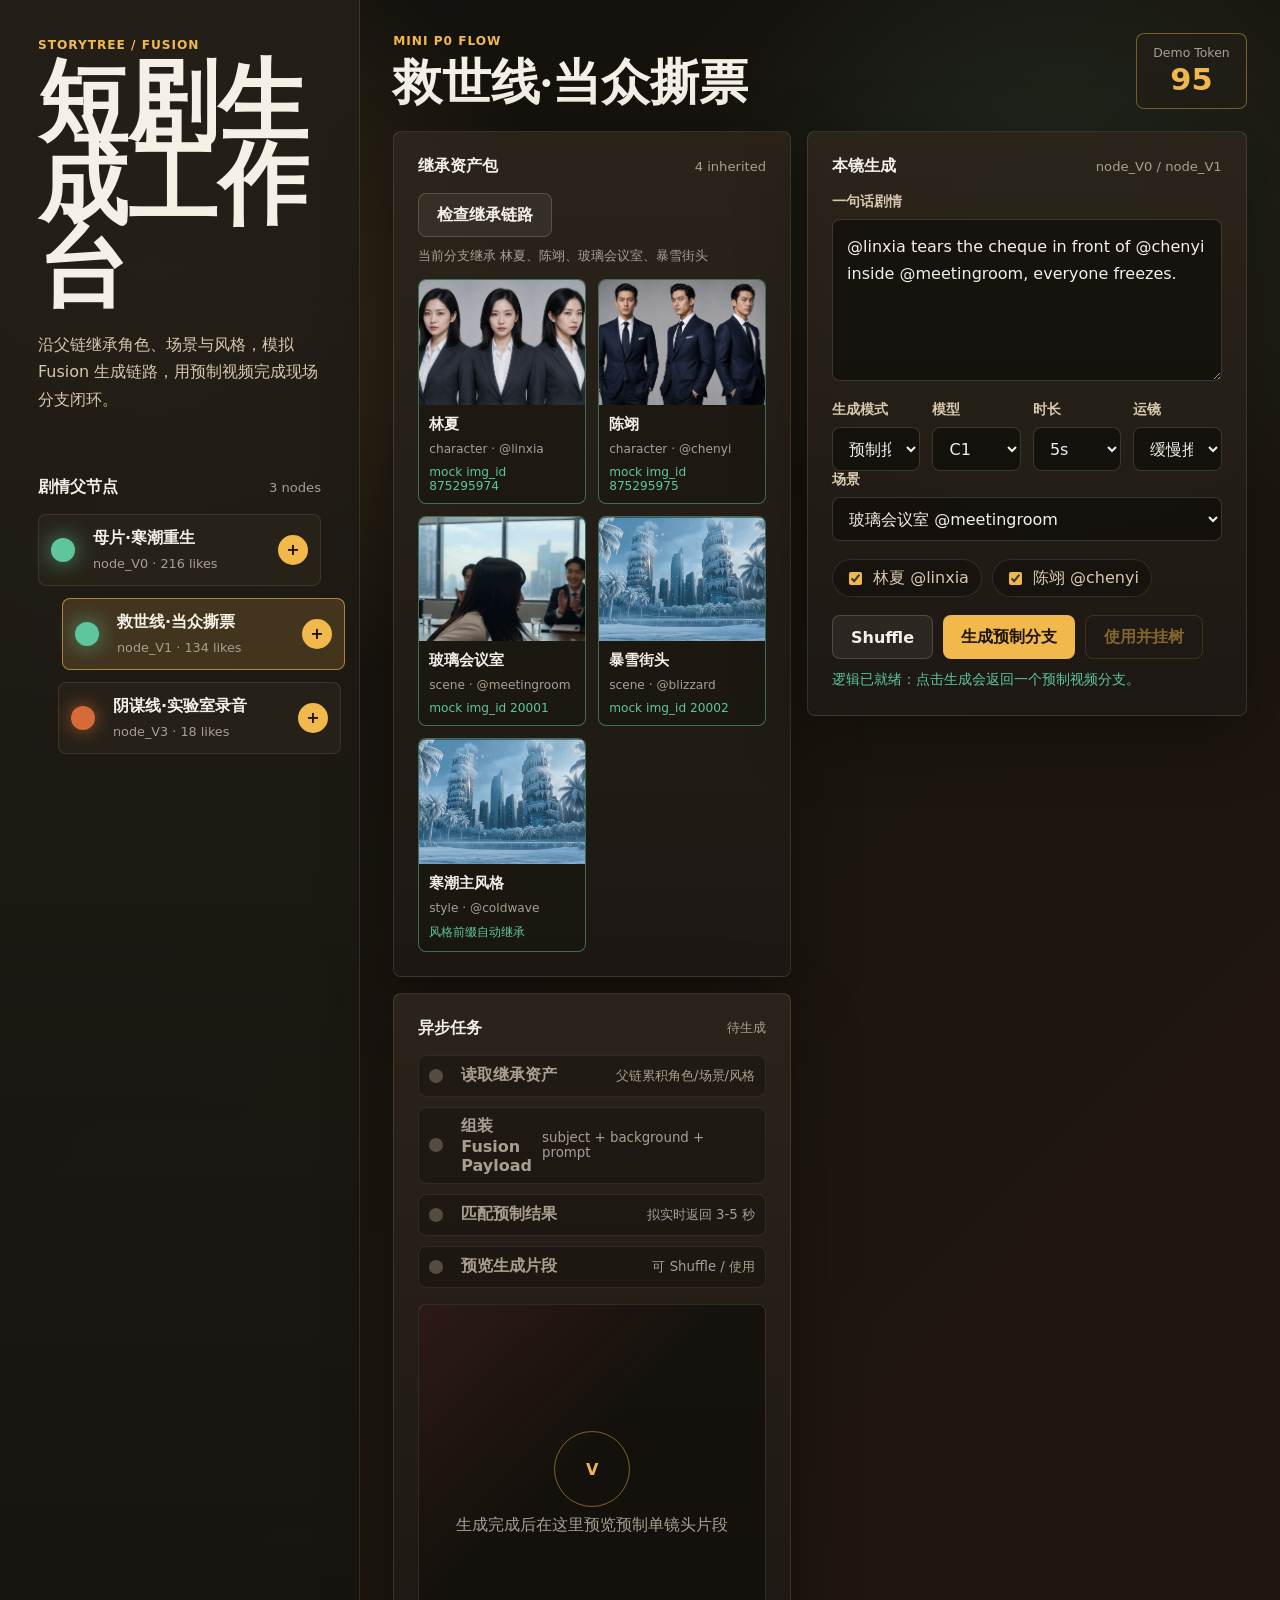
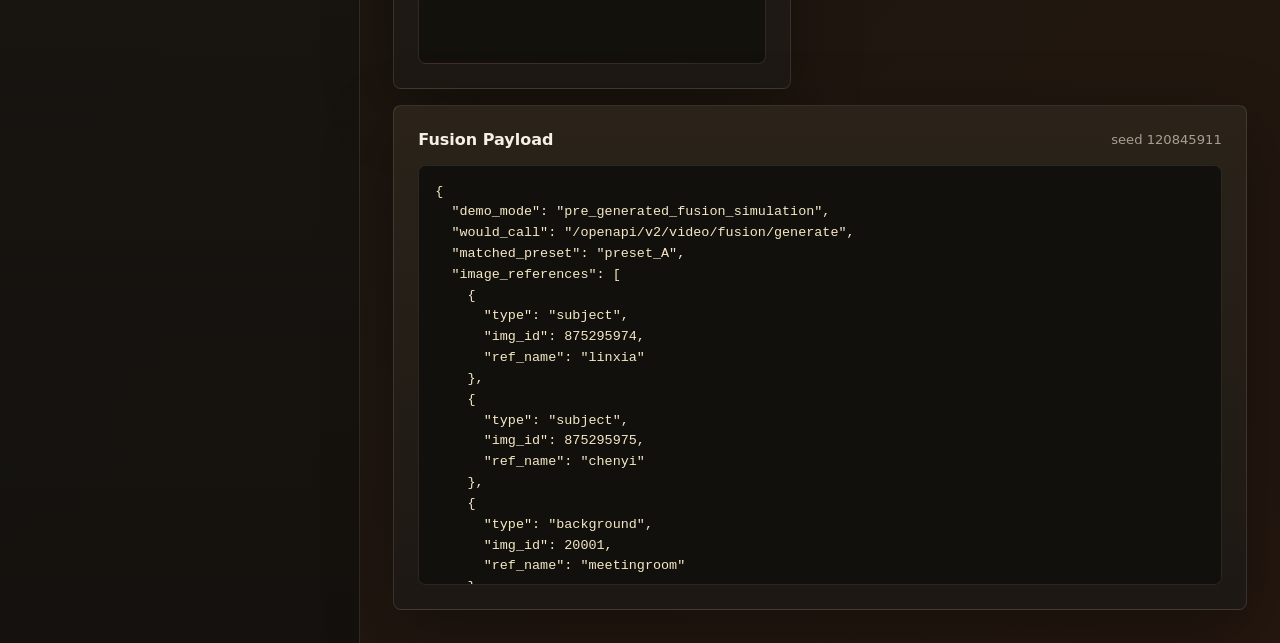
<file: index.html>
<!doctype html>
<html lang="zh-CN">
  <head>
    <meta charset="UTF-8" />
    <meta name="viewport" content="width=device-width, initial-scale=1.0" />
    <title>StoryTree Mini Workflow</title>
    <link rel="stylesheet" href="./styles.css" />
  </head>
  <body>
    <main class="app-shell">
      <aside class="branch-panel">
        <div class="brand-block">
          <span class="kicker">StoryTree / Fusion</span>
          <h1>短剧生成工作台</h1>
          <p>沿父链继承角色、场景与风格，模拟 Fusion 生成链路，用预制视频完成现场分支闭环。</p>
        </div>

        <section class="tree-section" aria-labelledby="tree-title">
          <div class="section-heading">
            <h2 id="tree-title">剧情父节点</h2>
            <span id="node-count">0 nodes</span>
          </div>
          <div class="tree-list" id="tree-list"></div>
        </section>
      </aside>

      <section class="workspace">
        <header class="workspace-header">
          <div>
            <span class="kicker">Mini P0 Flow</span>
            <h2 id="selected-title">选择一个节点开始续写</h2>
          </div>
          <div class="token-wallet">
            <span id="api-status">Demo Logic</span>
            <strong id="token-balance">95</strong>
          </div>
        </header>

        <div class="workflow-grid">
          <section class="panel asset-panel" aria-labelledby="assets-title">
            <div class="section-heading">
              <h3 id="assets-title">继承资产包</h3>
              <span id="asset-summary">自动计算</span>
            </div>
            <div class="asset-actions">
              <button class="secondary-button" id="upload-local-button" type="button">检查继承链路</button>
              <span id="upload-hint">本演示使用预制 img_id，不调用 API</span>
            </div>
            <div class="asset-strip" id="asset-strip"></div>
          </section>

          <section class="panel prompt-panel" aria-labelledby="prompt-title">
            <div class="section-heading">
              <h3 id="prompt-title">本镜生成</h3>
              <span id="branch-path">node_V0</span>
            </div>

            <label class="field-label" for="prompt-input">一句话剧情</label>
            <textarea id="prompt-input" rows="5"></textarea>

            <div class="control-grid">
              <label class="control">
                <span>生成模式</span>
                <select id="mode-select">
                  <option value="preset">预制拟实时</option>
                  <option value="fusion">Fusion Payload 展示</option>
                </select>
              </label>
              <label class="control">
                <span>模型</span>
                <select id="model-select">
                  <option value="c1">C1</option>
                  <option value="v6">V6</option>
                  <option value="v4.5">v4.5</option>
                </select>
              </label>
              <label class="control">
                <span>时长</span>
                <select id="duration-select">
                  <option value="5">5s</option>
                  <option value="8">8s</option>
                </select>
              </label>
              <label class="control">
                <span>运镜</span>
                <select id="camera-select">
                  <option value="push_in">缓慢推进</option>
                  <option value="static">固定镜头</option>
                  <option value="pan_left">左移横摇</option>
                  <option value="handheld">轻微手持</option>
                </select>
              </label>
            </div>

            <label class="control scene-control">
              <span>场景</span>
              <select id="scene-select"></select>
            </label>

            <div class="character-picker" id="character-picker"></div>

            <div class="action-row">
              <button class="secondary-button" id="shuffle-button" type="button">Shuffle</button>
              <button class="primary-button" id="generate-button" type="button">生成预制分支</button>
              <button class="ghost-button" id="publish-button" type="button" disabled>使用并挂树</button>
            </div>
            <p class="generate-hint" id="generate-hint">检查生成条件中...</p>
          </section>

          <section class="panel result-panel" aria-labelledby="result-title">
            <div class="section-heading">
              <h3 id="result-title">异步任务</h3>
              <span id="task-id">待提交</span>
            </div>

            <div class="status-stack" id="status-stack"></div>

            <div class="preview-shell" id="preview-shell">
              <div class="preview-empty">
                <span>V</span>
                <p>生成完成后在这里预览预制单镜头片段</p>
              </div>
            </div>
          </section>

          <section class="panel payload-panel" aria-labelledby="payload-title">
            <div class="section-heading">
              <h3 id="payload-title">Fusion Payload</h3>
              <span id="seed-chip">seed</span>
            </div>
            <pre id="payload-output"></pre>
          </section>
        </div>
      </section>
    </main>

    <div class="toast" id="toast" role="status" aria-live="polite"></div>

    <script src="./app.js"></script>
  </body>
</html>
</file>
<file: styles.css>
:root {
  --ink: #f5f0e6;
  --muted: #a99f91;
  --soft: #d8c8ae;
  --paper: #191711;
  --panel: #231f18;
  --panel-2: #2c251b;
  --line: #4b4030;
  --gold: #f1b84b;
  --green: #5ec69d;
  --ember: #d66a38;
  --rust: #a23c31;
  --shadow: rgba(0, 0, 0, 0.32);
  color-scheme: dark;
}

* {
  box-sizing: border-box;
}

body {
  margin: 0;
  min-height: 100vh;
  color: var(--ink);
  font-family:
    "Noto Sans SC",
    "Microsoft YaHei",
    ui-sans-serif,
    system-ui,
    sans-serif;
  background:
    radial-gradient(circle at 12% 14%, rgba(241, 184, 75, 0.18), transparent 26rem),
    radial-gradient(circle at 82% 10%, rgba(94, 198, 157, 0.12), transparent 22rem),
    linear-gradient(135deg, #11100d 0%, #1b160f 46%, #24170f 100%);
}

button,
textarea,
select {
  font: inherit;
}

button {
  border: 0;
  cursor: pointer;
}

button:disabled {
  cursor: not-allowed;
  opacity: 0.48;
}

.app-shell {
  display: grid;
  grid-template-columns: minmax(280px, 360px) 1fr;
  min-height: 100vh;
}

.branch-panel {
  padding: clamp(22px, 3vw, 38px);
  border-right: 1px solid rgba(216, 200, 174, 0.14);
  background:
    linear-gradient(180deg, rgba(35, 31, 24, 0.92), rgba(18, 16, 13, 0.88)),
    repeating-linear-gradient(0deg, rgba(255, 255, 255, 0.018) 0 1px, transparent 1px 4px);
}

.brand-block {
  margin-bottom: clamp(28px, 5vw, 64px);
}

.kicker {
  display: block;
  margin-bottom: 10px;
  color: var(--gold);
  font-size: 0.76rem;
  font-weight: 800;
  letter-spacing: 0.08em;
  text-transform: uppercase;
}

h1,
h2,
h3,
p {
  margin: 0;
}

h1 {
  max-width: 9ch;
  font-family:
    "Noto Serif SC",
    "SimSun",
    serif;
  font-size: clamp(2.5rem, 7vw, 5.6rem);
  line-height: 0.92;
  letter-spacing: 0;
}

.brand-block p {
  max-width: 30rem;
  margin-top: 22px;
  color: var(--soft);
  line-height: 1.7;
}

.section-heading {
  display: flex;
  align-items: center;
  justify-content: space-between;
  gap: 16px;
  margin-bottom: 16px;
}

.section-heading h2,
.section-heading h3 {
  font-size: 1rem;
}

.section-heading span {
  color: var(--muted);
  font-size: 0.82rem;
}

.tree-list {
  display: grid;
  gap: 12px;
}

.node-button {
  position: relative;
  display: grid;
  grid-template-columns: 42px 1fr auto;
  align-items: center;
  width: 100%;
  min-height: 72px;
  padding: 12px;
  color: var(--ink);
  text-align: left;
  border: 1px solid rgba(216, 200, 174, 0.12);
  border-radius: 8px;
  background: rgba(44, 37, 27, 0.68);
  transition:
    transform 180ms ease,
    border-color 180ms ease,
    background 180ms ease;
}

.node-button:hover,
.node-button.is-active {
  transform: translateX(4px);
  border-color: rgba(241, 184, 75, 0.62);
  background: rgba(71, 55, 32, 0.92);
}

.node-dot {
  width: 24px;
  height: 24px;
  border-radius: 999px;
  background: var(--green);
  box-shadow: 0 0 22px rgba(94, 198, 157, 0.72);
}

.node-dot.endangered {
  background: var(--ember);
  box-shadow: 0 0 18px rgba(214, 106, 56, 0.68);
}

.node-dot.dropped {
  background: #6e665c;
  box-shadow: none;
}

.node-copy strong {
  display: block;
  margin-bottom: 4px;
  overflow: hidden;
  text-overflow: ellipsis;
  white-space: nowrap;
}

.node-copy span {
  color: var(--muted);
  font-size: 0.8rem;
}

.node-plus {
  display: grid;
  place-items: center;
  width: 30px;
  height: 30px;
  border-radius: 999px;
  color: #1a1309;
  font-weight: 900;
  background: var(--gold);
}

.workspace {
  min-width: 0;
  padding: clamp(18px, 2.6vw, 36px);
}

.workspace-header {
  display: flex;
  align-items: center;
  justify-content: space-between;
  gap: 20px;
  margin-bottom: 22px;
}

.workspace-header h2 {
  font-size: clamp(1.6rem, 3.8vw, 3.7rem);
  font-family:
    "Noto Serif SC",
    "SimSun",
    serif;
  line-height: 1.05;
  letter-spacing: 0;
}

.token-wallet {
  display: grid;
  place-items: center;
  min-width: 96px;
  min-height: 76px;
  padding: 10px 16px;
  border: 1px solid rgba(241, 184, 75, 0.42);
  border-radius: 8px;
  background: rgba(35, 31, 24, 0.82);
}

.token-wallet span {
  color: var(--muted);
  font-size: 0.78rem;
}

.token-wallet strong {
  color: var(--gold);
  font-size: 1.9rem;
}

.workflow-grid {
  display: grid;
  grid-template-columns: minmax(340px, 0.95fr) minmax(360px, 1.05fr);
  gap: 16px;
  align-items: start;
}

.panel {
  padding: clamp(16px, 2vw, 24px);
  border: 1px solid rgba(216, 200, 174, 0.14);
  border-radius: 8px;
  background:
    linear-gradient(180deg, rgba(44, 37, 27, 0.92), rgba(29, 25, 20, 0.92)),
    repeating-linear-gradient(90deg, rgba(255, 255, 255, 0.018) 0 1px, transparent 1px 5px);
  box-shadow: 0 20px 70px var(--shadow);
}

.asset-panel,
.result-panel {
  min-height: 300px;
}

.asset-strip {
  display: grid;
  grid-template-columns: repeat(auto-fit, minmax(138px, 1fr));
  gap: 12px;
}

.asset-actions {
  display: flex;
  flex-wrap: wrap;
  align-items: center;
  gap: 10px;
  margin-bottom: 14px;
}

.asset-actions span {
  color: var(--muted);
  font-size: 0.82rem;
}

.asset-card {
  overflow: hidden;
  border: 1px solid rgba(216, 200, 174, 0.12);
  border-radius: 8px;
  background: rgba(25, 23, 17, 0.64);
}

.asset-card.is-uploaded {
  border-color: rgba(94, 198, 157, 0.5);
}

.asset-card img {
  display: block;
  width: 100%;
  aspect-ratio: 4 / 3;
  object-fit: cover;
}

.asset-card div {
  padding: 10px;
}

.asset-card strong {
  display: block;
  margin-bottom: 4px;
  font-size: 0.92rem;
}

.asset-card span {
  color: var(--muted);
  font-size: 0.76rem;
}

.asset-card small {
  display: block;
  margin-top: 8px;
  color: var(--green);
  font-size: 0.76rem;
}

.img-id-row {
  display: grid;
  gap: 6px;
  margin-top: 10px;
}

.img-id-row input {
  width: 100%;
  min-height: 34px;
  padding: 0 9px;
  color: var(--ink);
  border: 1px solid rgba(216, 200, 174, 0.16);
  border-radius: 6px;
  background: rgba(16, 14, 11, 0.72);
}

.file-row {
  display: inline-flex;
  align-items: center;
  gap: 8px;
  margin-top: 9px;
  color: var(--gold);
  font-size: 0.78rem;
  font-weight: 800;
}

.file-row input {
  width: 1px;
  height: 1px;
  opacity: 0;
  overflow: hidden;
  position: absolute;
}

.field-label,
.control span {
  display: block;
  margin-bottom: 8px;
  color: var(--soft);
  font-size: 0.86rem;
  font-weight: 700;
}

textarea,
select {
  width: 100%;
  color: var(--ink);
  border: 1px solid rgba(216, 200, 174, 0.2);
  border-radius: 8px;
  background: rgba(16, 14, 11, 0.72);
  outline: none;
}

textarea {
  min-height: 142px;
  padding: 14px;
  resize: vertical;
  line-height: 1.65;
}

select {
  height: 44px;
  padding: 0 12px;
}

textarea:focus,
select:focus {
  border-color: rgba(241, 184, 75, 0.72);
  box-shadow: 0 0 0 3px rgba(241, 184, 75, 0.13);
}

.control-grid {
  display: grid;
  grid-template-columns: repeat(4, 1fr);
  gap: 12px;
  margin-top: 16px;
}

.scene-control {
  margin-top: 12px;
}

.character-picker {
  display: flex;
  flex-wrap: wrap;
  gap: 10px;
  margin-top: 18px;
}

.character-pill {
  display: inline-flex;
  align-items: center;
  gap: 8px;
  min-height: 38px;
  padding: 0 12px;
  color: var(--soft);
  border: 1px solid rgba(216, 200, 174, 0.14);
  border-radius: 999px;
  background: rgba(16, 14, 11, 0.48);
}

.character-pill input {
  accent-color: var(--gold);
}

.action-row {
  display: flex;
  flex-wrap: wrap;
  gap: 10px;
  margin-top: 18px;
}

.generate-hint {
  margin-top: 10px;
  color: var(--muted);
  font-size: 0.86rem;
  line-height: 1.55;
}

.generate-hint.is-ready {
  color: var(--green);
}

.generate-hint.is-blocked {
  color: var(--gold);
}

.primary-button,
.secondary-button,
.ghost-button {
  min-height: 44px;
  padding: 0 18px;
  border-radius: 8px;
  font-weight: 800;
}

.primary-button {
  color: #1d1307;
  background: var(--gold);
}

.secondary-button {
  color: var(--ink);
  border: 1px solid rgba(216, 200, 174, 0.22);
  background: rgba(255, 255, 255, 0.06);
}

.ghost-button {
  color: var(--gold);
  border: 1px solid rgba(241, 184, 75, 0.34);
  background: transparent;
}

.status-stack {
  display: grid;
  gap: 10px;
  margin-bottom: 16px;
}

.status-item {
  display: grid;
  grid-template-columns: 22px 1fr auto;
  align-items: center;
  gap: 10px;
  min-height: 42px;
  padding: 8px 10px;
  color: var(--muted);
  border: 1px solid rgba(216, 200, 174, 0.1);
  border-radius: 8px;
  background: rgba(16, 14, 11, 0.36);
}

.status-mark {
  width: 14px;
  height: 14px;
  border-radius: 999px;
  background: #554c40;
}

.status-item.is-active {
  color: var(--ink);
  border-color: rgba(241, 184, 75, 0.34);
}

.status-item.is-active .status-mark {
  background: var(--gold);
  box-shadow: 0 0 18px rgba(241, 184, 75, 0.7);
}

.status-item.is-done .status-mark {
  background: var(--green);
}

.status-item small {
  color: var(--muted);
}

.preview-shell {
  display: grid;
  place-items: center;
  min-height: 360px;
  overflow: hidden;
  border: 1px solid rgba(216, 200, 174, 0.14);
  border-radius: 8px;
  background:
    linear-gradient(135deg, rgba(162, 60, 49, 0.18), transparent 44%),
    rgba(16, 14, 11, 0.72);
}

.preview-empty {
  display: grid;
  place-items: center;
  gap: 8px;
  padding: 30px;
  text-align: center;
}

.preview-empty span {
  display: grid;
  place-items: center;
  width: 76px;
  height: 76px;
  border: 1px solid rgba(241, 184, 75, 0.48);
  border-radius: 999px;
  color: var(--gold);
  font-weight: 900;
}

.preview-empty p {
  color: var(--muted);
}

video {
  display: block;
  width: 100%;
  height: 100%;
  min-height: 360px;
  object-fit: cover;
}

.payload-panel {
  grid-column: 1 / -1;
}

pre {
  max-height: 420px;
  margin: 0;
  overflow: auto;
  padding: 16px;
  color: #f7e8c5;
  border: 1px solid rgba(216, 200, 174, 0.12);
  border-radius: 8px;
  background: #11100d;
  font-family:
    "Cascadia Mono",
    "SFMono-Regular",
    Consolas,
    monospace;
  font-size: 0.84rem;
  line-height: 1.55;
}

.toast {
  position: fixed;
  right: 18px;
  bottom: 18px;
  max-width: min(420px, calc(100vw - 36px));
  padding: 14px 16px;
  border: 1px solid rgba(241, 184, 75, 0.3);
  border-radius: 8px;
  color: var(--ink);
  background: rgba(25, 23, 17, 0.95);
  box-shadow: 0 18px 60px var(--shadow);
  transform: translateY(24px);
  opacity: 0;
  pointer-events: none;
  transition:
    transform 220ms ease,
    opacity 220ms ease;
}

.toast.is-visible {
  transform: translateY(0);
  opacity: 1;
}

@media (max-width: 1060px) {
  .app-shell {
    grid-template-columns: 1fr;
  }

  .branch-panel {
    border-right: 0;
    border-bottom: 1px solid rgba(216, 200, 174, 0.14);
  }

  h1 {
    max-width: none;
  }

  .workflow-grid {
    grid-template-columns: 1fr;
  }
}

@media (max-width: 720px) {
  .workspace-header,
  .section-heading {
    align-items: flex-start;
    flex-direction: column;
  }

  .control-grid {
    grid-template-columns: 1fr 1fr;
  }

  .token-wallet {
    width: 100%;
  }
}

@media (max-width: 460px) {
  .control-grid {
    grid-template-columns: 1fr;
  }

  .node-button {
    grid-template-columns: 32px 1fr;
  }

  .node-plus {
    grid-column: 2;
    justify-self: start;
  }
}
</file>
